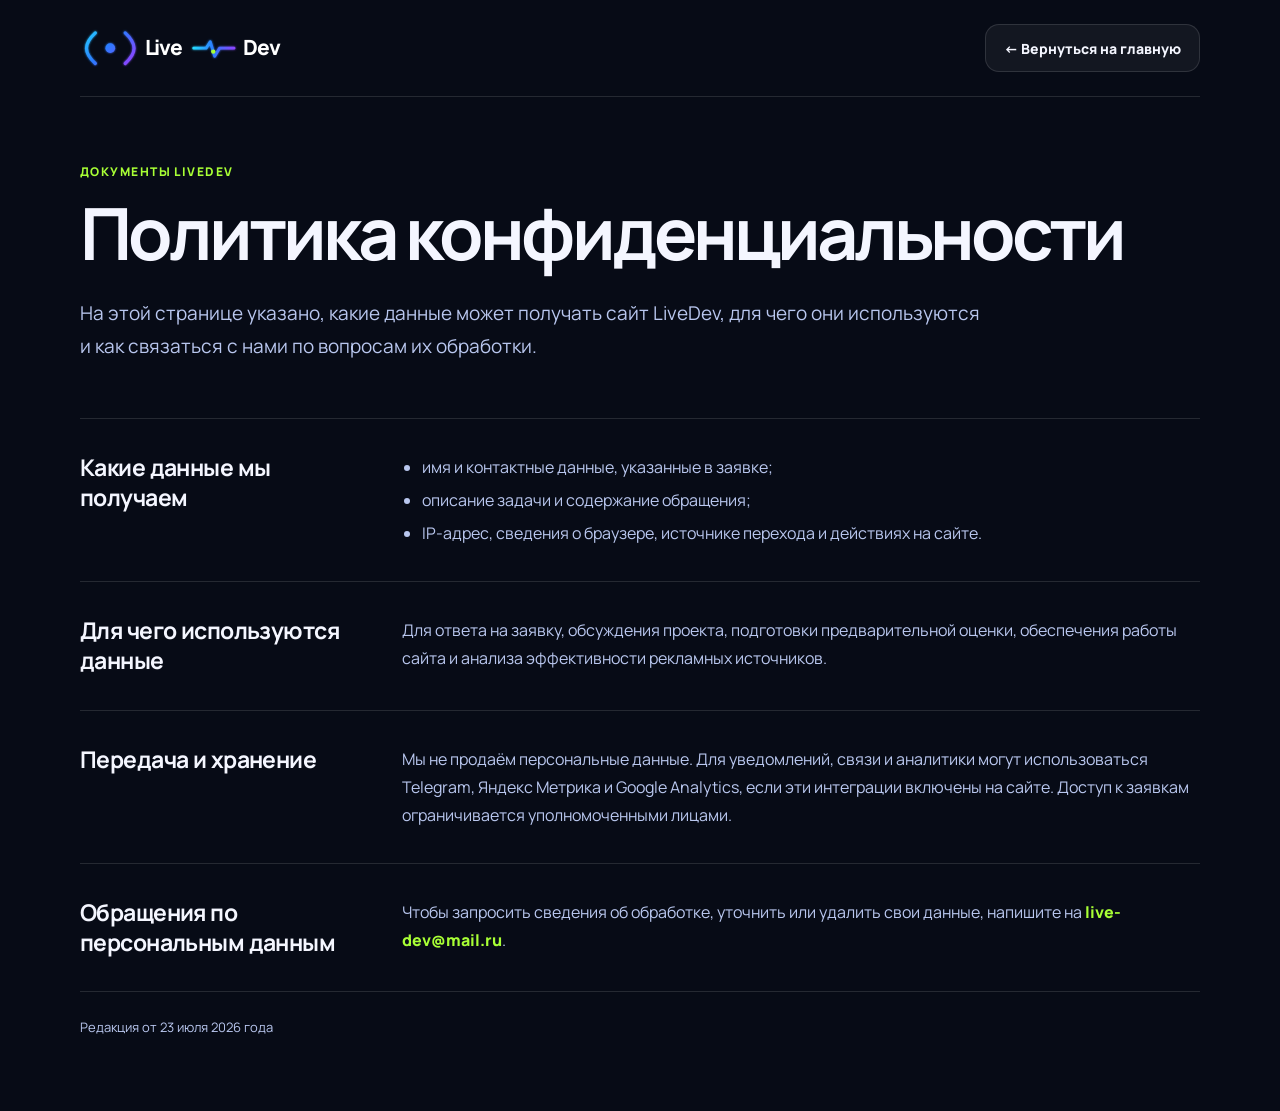
<file: dev-agency-site-new/privacy.html>
<!doctype html>
<html lang="ru" data-theme="dark">
<head>
  <meta charset="UTF-8" />
  <meta name="viewport" content="width=device-width, initial-scale=1" />
  <script>
    try {
      var theme = localStorage.getItem('livedev-theme') || 'dark';
      if (!['dark', 'light', 'ocean'].includes(theme)) theme = 'dark';
      document.documentElement.setAttribute('data-theme', theme);
    } catch (e) {}
  </script>
  <meta name="robots" content="noindex,follow" />
  <meta name="description" content="Политика обработки персональных данных на сайте LiveDev." />
  <link rel="canonical" href="https://live-dev.by/privacy/" />
  <title>Политика конфиденциальности — LiveDev</title>
  <link rel="preconnect" href="https://fonts.googleapis.com" />
  <link rel="preconnect" href="https://fonts.gstatic.com" crossorigin />
  <link rel="stylesheet" href="https://fonts.googleapis.com/css2?family=Manrope:wght@400;600;700;800&display=swap" />
  <style>
    :root{--page-bg:#070b16;--text:#f4f6ff;--text-body:#b9c7ef;--line:rgba(255,255,255,.12);--surface:rgba(255,255,255,.05);--accent:#a8ff35;--logo-text:#fff;--logo-spark:#a8ff35}
    [data-theme="light"]{--page-bg:#edf2fc;--text:#0a0f1e;--text-body:#3e4d70;--line:rgba(10,15,30,.14);--surface:rgba(255,255,255,.72);--accent:#3a7a00;--logo-text:#0a0f1e;--logo-spark:#4a9e00}
    [data-theme="ocean"]{--page-bg:#061520;--text:#e8f8ff;--text-body:#a8d4e8;--line:#1e4a62;--surface:rgba(39,184,255,.05);--accent:#3dffe0;--logo-text:#e8f8ff;--logo-spark:#3dffe0}
    *{box-sizing:border-box}
    html{background:var(--page-bg)}
    body{margin:0;background:var(--page-bg);color:var(--text);font-family:Manrope,system-ui,-apple-system,"Segoe UI",Arial,sans-serif;transition:background .2s,color .2s}
    .page{width:min(1120px,calc(100% - 48px));margin:0 auto;padding:24px 0 72px}
    .header{display:flex;align-items:center;justify-content:space-between;gap:24px;padding-bottom:24px;border-bottom:1px solid var(--line)}
    .logo{display:block;width:250px;max-width:45vw;text-decoration:none}
    .logo svg{display:block;width:100%;height:auto}
    .back{display:inline-flex;align-items:center;justify-content:center;min-height:48px;padding:0 18px;border:1px solid var(--line);border-radius:14px;background:var(--surface);color:var(--text);text-decoration:none;font-size:14px;font-weight:800}
    .back:hover{border-color:var(--accent)}
    .document{padding-top:64px}
    .eyebrow{margin:0 0 14px;color:var(--accent);font-size:12px;font-weight:800;letter-spacing:.12em;text-transform:uppercase}
    h1{margin:0 0 26px;max-width:none;font-size:clamp(42px,6vw,72px);line-height:1.04;letter-spacing:-.055em;color:var(--text);overflow-wrap:normal;word-break:normal}
    .intro{max-width:900px;margin:0 0 56px;color:var(--text-body);font-size:19px;line-height:1.7}
    .section{display:grid;grid-template-columns:270px minmax(0,1fr);gap:52px;padding:34px 0;border-top:1px solid var(--line)}
    h2{margin:0;font-size:23px;line-height:1.3;letter-spacing:-.025em;color:var(--text)}
    p,ul{margin:0;color:var(--text-body);font-size:16px;line-height:1.75}
    ul{padding-left:20px}
    li+li{margin-top:5px}
    .contact-link{color:var(--accent);font-weight:800;text-decoration:none}
    .contact-link:hover{text-decoration:underline}
    .updated{padding-top:24px;border-top:1px solid var(--line);color:var(--text-body);font-size:13px}
    @media(max-width:720px){.page{width:min(100% - 30px,1120px);padding-top:14px}.header{align-items:center}.logo{width:190px}.back{min-height:44px;padding:0 13px;font-size:13px}.document{padding-top:42px}h1{font-size:clamp(38px,11vw,56px);letter-spacing:-.045em;overflow-wrap:anywhere}.intro{margin-bottom:40px;font-size:17px}.section{grid-template-columns:1fr;gap:12px;padding:28px 0}}
    @media(max-width:430px){.logo{width:155px}.back{font-size:0}.back:after{content:'← На главную';font-size:13px}}
  </style>
</head>
<body>
  <main class="page">
    <header class="header">
      <a class="logo" href="/" aria-label="LiveDev — главная">
        <svg viewBox="0 0 620 120" xmlns="http://www.w3.org/2000/svg" role="img" aria-label="LiveDev">
          <defs>
            <linearGradient id="privacyLogoMark" x1="20" y1="0" x2="120" y2="100" gradientUnits="userSpaceOnUse"><stop stop-color="#25D9FF"/><stop offset=".52" stop-color="#2C7BFF"/><stop offset="1" stop-color="#8A45FF"/></linearGradient>
            <linearGradient id="privacyLogoPulse" x1="282" y1="60" x2="382" y2="60" gradientUnits="userSpaceOnUse"><stop stop-color="#25D9FF"/><stop offset=".48" stop-color="#2C7BFF"/><stop offset="1" stop-color="#8A45FF"/></linearGradient>
            <filter id="privacyLogoGlow" x="-40%" y="-80%" width="180%" height="260%"><feGaussianBlur stdDeviation="3" result="b"/><feMerge><feMergeNode in="b"/><feMergeNode in="SourceGraphic"/></feMerge></filter>
          </defs>
          <g filter="url(#privacyLogoGlow)"><path d="M38 22C23 36 16 50 16 60C16 70 23 84 38 98" stroke="url(#privacyLogoMark)" stroke-width="8" stroke-linecap="round" fill="none"/><path d="M112 22C127 36 134 50 134 60C134 70 127 84 112 98" stroke="url(#privacyLogoMark)" stroke-width="8" stroke-linecap="round" fill="none"/><circle cx="75" cy="60" r="12" fill="url(#privacyLogoMark)"/></g>
          <text x="160" y="78" fill="var(--logo-text)" font-size="52" font-weight="800" letter-spacing="-2.6" font-family="Manrope,Arial,sans-serif">Live</text>
          <path d="M282 60H313L323 44L334 80L346 60H382" stroke="url(#privacyLogoPulse)" stroke-width="7" stroke-linecap="round" stroke-linejoin="round" fill="none" filter="url(#privacyLogoGlow)"/>
          <circle r="5.5" fill="var(--logo-spark)"><animateMotion dur="2.4s" repeatCount="indefinite" path="M282 60H313L323 44L334 80L346 60H382"/></circle>
          <text x="405" y="78" fill="var(--logo-text)" font-size="52" font-weight="800" letter-spacing="-2.6" font-family="Manrope,Arial,sans-serif">Dev</text>
        </svg>
      </a>
      <a class="back" href="/">← Вернуться на главную</a>
    </header>

    <article class="document">
      <p class="eyebrow">Документы LiveDev</p>
      <h1>Политика конфиденциальности</h1>
      <p class="intro">На этой странице указано, какие данные может получать сайт LiveDev, для чего они используются и как связаться с нами по вопросам их обработки.</p>

      <section class="section">
        <h2>Какие данные мы получаем</h2>
        <ul><li>имя и контактные данные, указанные в заявке;</li><li>описание задачи и содержание обращения;</li><li>IP-адрес, сведения о браузере, источнике перехода и действиях на сайте.</li></ul>
      </section>

      <section class="section">
        <h2>Для чего используются данные</h2>
        <p>Для ответа на заявку, обсуждения проекта, подготовки предварительной оценки, обеспечения работы сайта и анализа эффективности рекламных источников.</p>
      </section>

      <section class="section">
        <h2>Передача и хранение</h2>
        <p>Мы не продаём персональные данные. Для уведомлений, связи и аналитики могут использоваться Telegram, Яндекс Метрика и Google Analytics, если эти интеграции включены на сайте. Доступ к заявкам ограничивается уполномоченными лицами.</p>
      </section>

      <section class="section">
        <h2>Обращения по персональным данным</h2>
        <p>Чтобы запросить сведения об обработке, уточнить или удалить свои данные, напишите на <a class="contact-link" href="mailto:live-dev@mail.ru">live-dev@mail.ru</a>.</p>
      </section>

      <p class="updated">Редакция от 23 июля 2026 года</p>
    </article>
  </main>
</body>
</html>
</file>
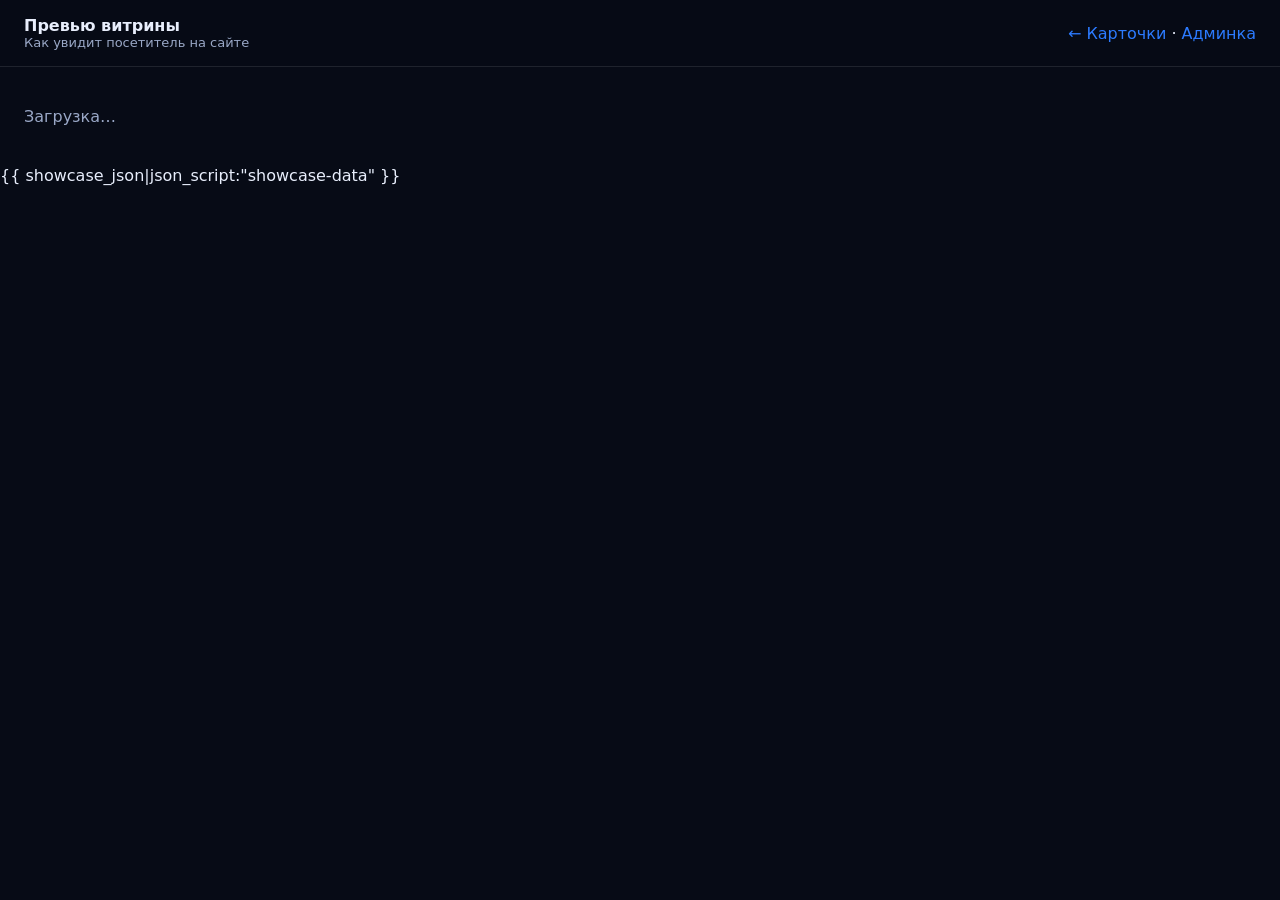
<file: backend/templates/content/admin_preview.html>
<!DOCTYPE html>
<html lang="ru">
<head>
  <meta charset="utf-8">
  <meta name="viewport" content="width=device-width, initial-scale=1">
  <title>Превью витрины · LiveDev Admin</title>
  <style>
    :root {
      --bg: #070b16;
      --card: #0f1528;
      --line: rgba(255,255,255,.1);
      --text: #e8eefc;
      --muted: #9aa8c7;
      --accent: #2c7bff;
    }
    * { box-sizing: border-box; }
    body {
      margin: 0; font-family: Manrope, system-ui, sans-serif;
      background: var(--bg); color: var(--text);
    }
    header {
      display: flex; gap: 16px; align-items: center; justify-content: space-between;
      padding: 16px 24px; border-bottom: 1px solid var(--line);
      position: sticky; top: 0; background: rgba(7,11,22,.92); backdrop-filter: blur(8px); z-index: 5;
    }
    header a { color: var(--accent); text-decoration: none; }
    .tabs { display: flex; gap: 8px; flex-wrap: wrap; padding: 16px 24px; }
    .tab {
      border: 1px solid var(--line); background: transparent; color: var(--text);
      border-radius: 999px; padding: 8px 14px; cursor: pointer;
    }
    .tab.active { background: var(--accent); border-color: var(--accent); }
    .stage {
      display: grid; grid-template-columns: 1.2fr 1fr; gap: 20px;
      padding: 0 24px 40px; max-width: 1200px;
    }
    .visual {
      min-height: 360px; border-radius: 20px; border: 1px solid var(--line);
      background: #0a1020; overflow: hidden; position: relative;
    }
    .visual img { position: absolute; inset: 0; width: 100%; height: 100%; object-fit: cover; }
    .copy { padding: 8px 4px; }
    .kicker { color: var(--muted); text-transform: uppercase; letter-spacing: .08em; font-size: 12px; }
    h1 { margin: 8px 0 12px; font-size: 28px; }
    p { color: #c5d0ea; line-height: 1.5; }
    .points { display: flex; flex-wrap: wrap; gap: 8px; margin-top: 16px; }
    .points span {
      border: 1px solid var(--line); border-radius: 999px; padding: 6px 10px; font-size: 13px; color: var(--muted);
    }
    .nav { display: flex; gap: 10px; align-items: center; margin-top: 20px; }
    .nav button {
      border: 1px solid var(--line); background: #131b31; color: var(--text);
      border-radius: 10px; padding: 10px 14px; cursor: pointer;
    }
    .empty { padding: 40px 24px; color: var(--muted); }
    @media (max-width: 900px) { .stage { grid-template-columns: 1fr; } }
  </style>
</head>
<body>
  <header>
    <div>
      <strong>Превью витрины</strong>
      <div style="color:var(--muted);font-size:13px">Как увидит посетитель на сайте</div>
    </div>
    <div>
      <a href="/admin/content/showcaseitem/">← Карточки</a>
      ·
      <a href="/admin/">Админка</a>
    </div>
  </header>

  <div id="root" class="empty">Загрузка…</div>

  {{ showcase_json|json_script:"showcase-data" }}
  <script>
    const DATA = JSON.parse(document.getElementById('showcase-data').textContent);
    const root = document.getElementById('root');
    const slugs = Object.keys(DATA);
    if (!slugs.length) {
      root.innerHTML = '<div class="empty">Пока нет активных разделов/карточек. Добавьте в админке и обновите.</div>';
    } else {
      let cat = slugs[0];
      let idx = 0;
      const render = () => {
        const c = DATA[cat];
        const item = c.items[idx];
        root.innerHTML = `
          <div class="tabs">
            ${slugs.map(s => `<button class="tab ${s===cat?'active':''}" data-cat="${s}">${DATA[s].label}</button>`).join('')}
          </div>
          <div class="stage">
            <div class="visual">${item.image ? `<img src="${item.image}" alt="">` : '<div class="empty">Нет картинки</div>'}</div>
            <div class="copy">
              <div class="kicker">${c.label}</div>
              <h1>${item.title}</h1>
              <p>${item.text}</p>
              <div class="points">${(item.points||[]).map(p=>`<span>${p}</span>`).join('')}</div>
              <div class="nav">
                <button type="button" id="prev">←</button>
                <span>${idx+1} / ${c.items.length}</span>
                <button type="button" id="next">→</button>
              </div>
            </div>
          </div>`;
        root.querySelectorAll('[data-cat]').forEach(btn => btn.addEventListener('click', () => {
          cat = btn.dataset.cat; idx = 0; render();
        }));
        root.querySelector('#prev').onclick = () => { idx = (idx - 1 + c.items.length) % c.items.length; render(); };
        root.querySelector('#next').onclick = () => { idx = (idx + 1) % c.items.length; render(); };
      };
      render();
    }
  </script>
</body>
</html>
</file>
